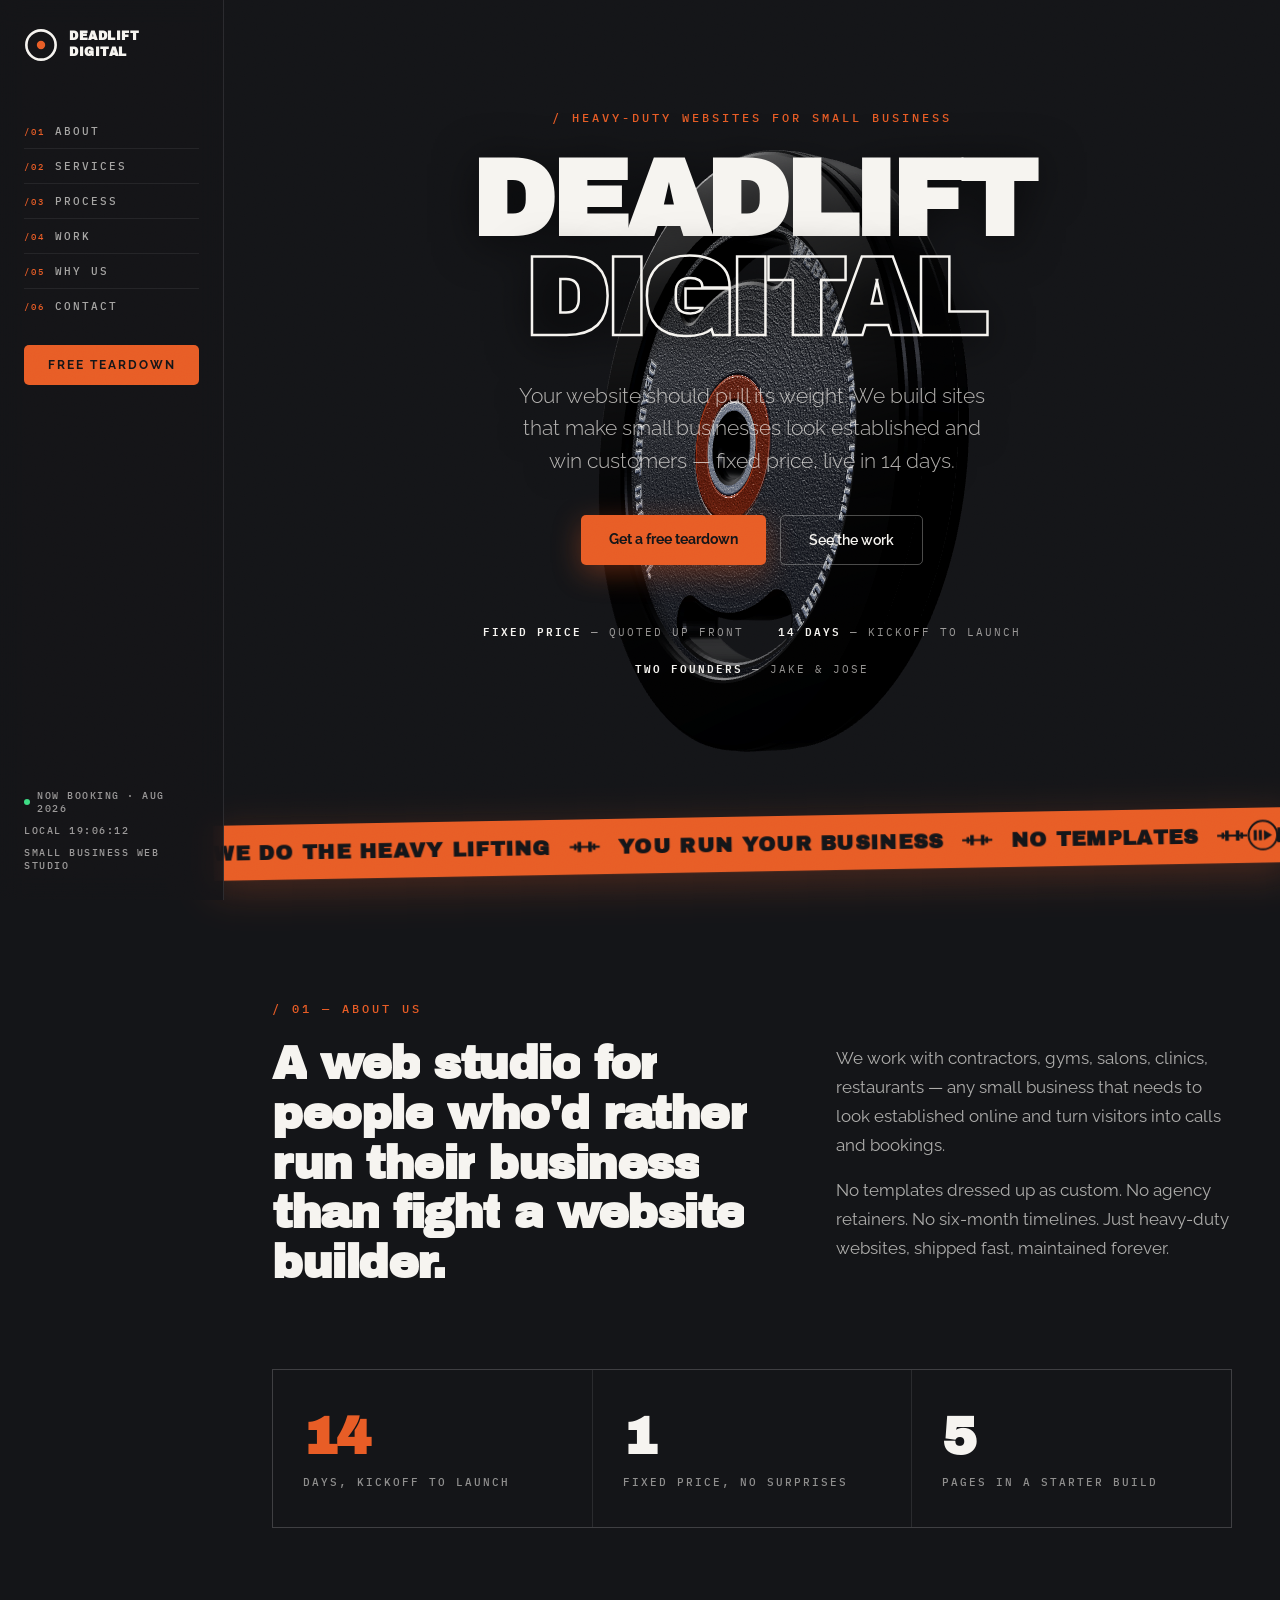
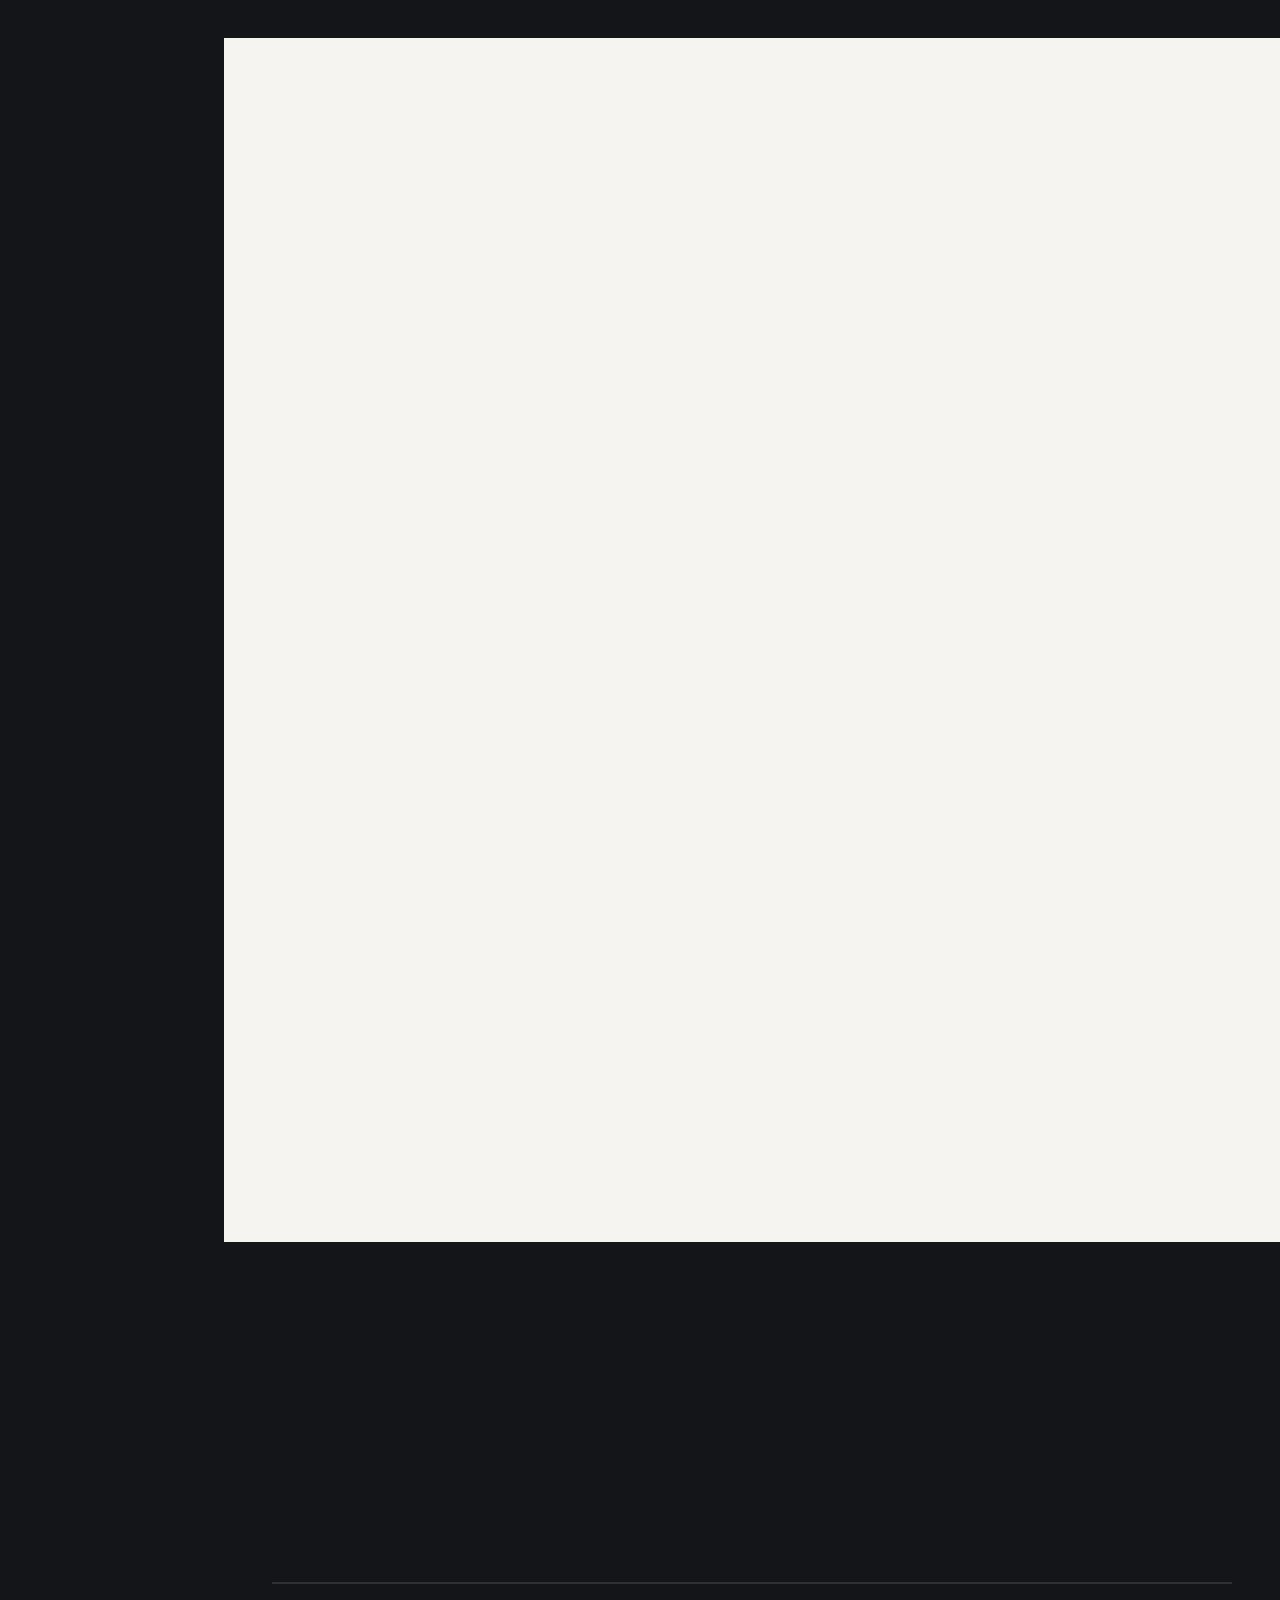
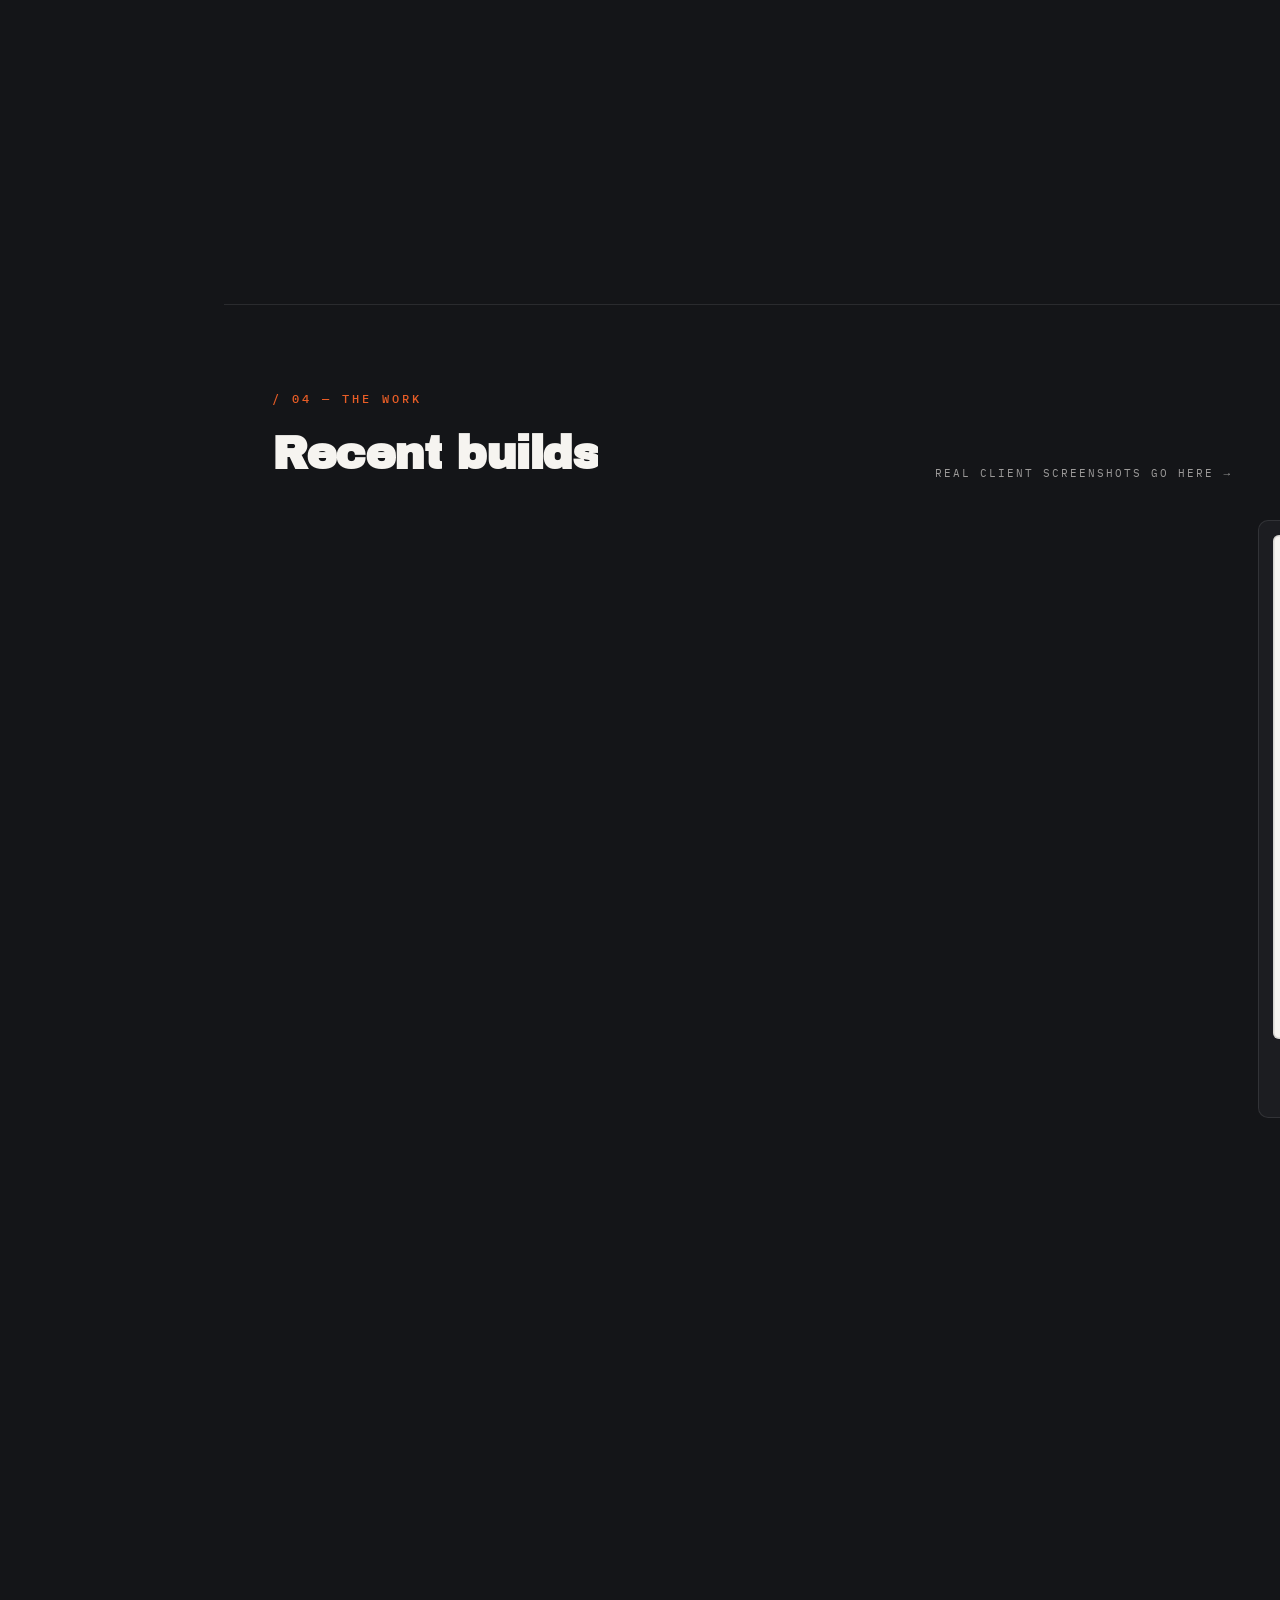
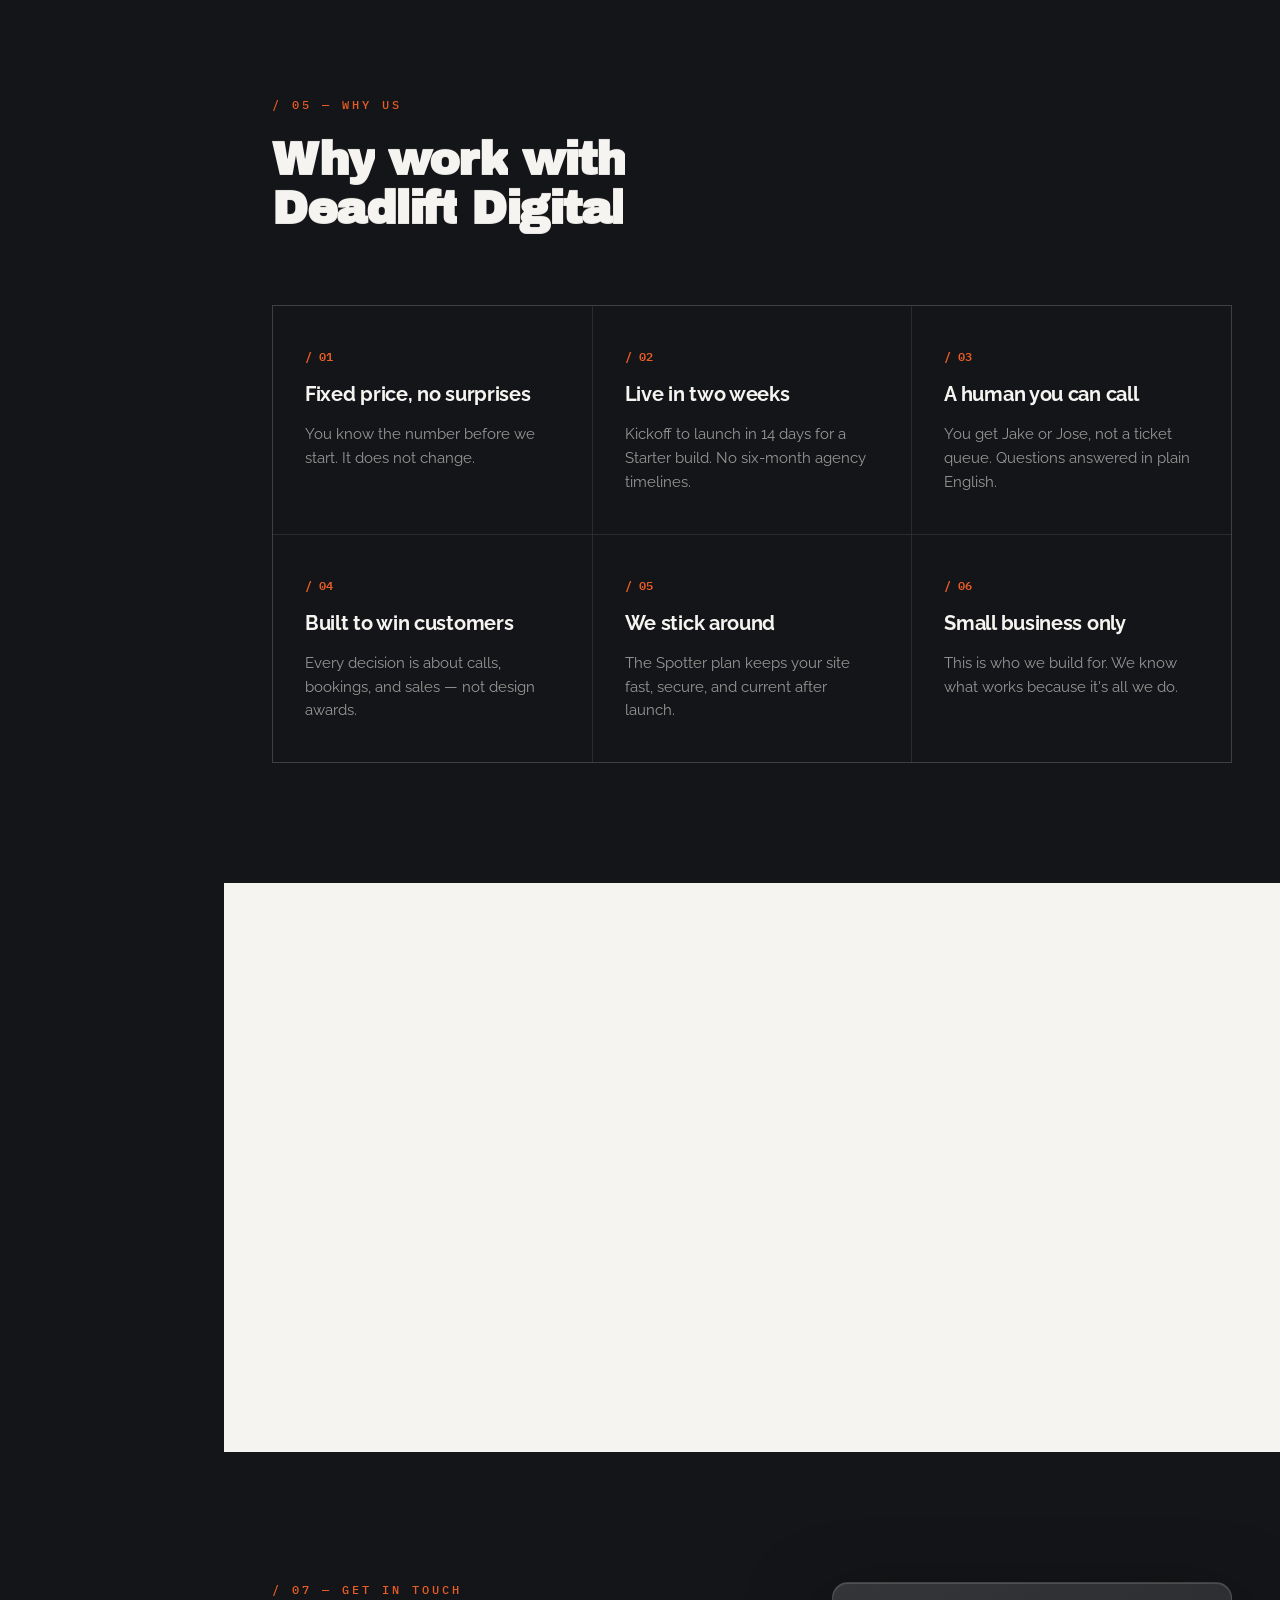
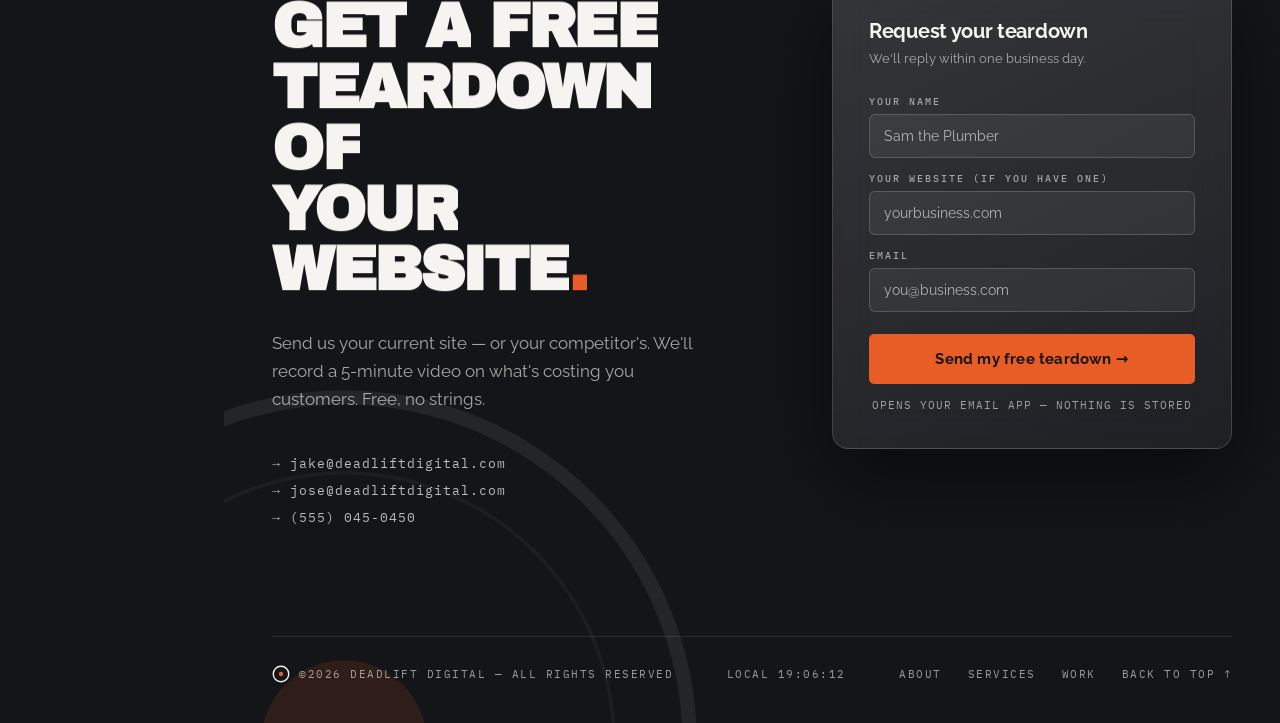
<file: index.html>
<!DOCTYPE html>
<html lang="en">
<head>
<meta charset="utf-8">
<meta name="viewport" content="width=device-width, initial-scale=1">
<title>Deadlift Digital — Websites that pull weight</title>
<meta name="description" content="Heavy-duty websites for small business. Fixed price, live in 14 days. Two founders, Jake &amp; Jose. Get a free website teardown.">
<meta name="theme-color" content="#141518">
<link rel="canonical" href="https://big-sweat.github.io/Deadlift-Digital/">
<meta name="robots" content="index, follow, max-image-preview:large, max-snippet:-1">
<meta name="author" content="Deadlift Digital">
<link rel="icon" href="favicon.svg" type="image/svg+xml">
<!-- Open Graph -->
<meta property="og:title" content="Deadlift Digital — Websites that pull weight">
<meta property="og:description" content="Heavy-duty websites for small business. Fixed price, live in 14 days.">
<meta property="og:type" content="website">
<meta property="og:url" content="https://big-sweat.github.io/Deadlift-Digital/">
<meta property="og:site_name" content="Deadlift Digital">
<meta property="og:locale" content="en_US">
<meta property="og:image" content="https://big-sweat.github.io/Deadlift-Digital/og-image.jpg">
<meta property="og:image:type" content="image/jpeg">
<meta property="og:image:width" content="1200">
<meta property="og:image:height" content="630">
<meta property="og:image:alt" content="Deadlift Digital — websites that pull weight">
<!-- Twitter -->
<meta name="twitter:card" content="summary_large_image">
<meta name="twitter:title" content="Deadlift Digital — Websites that pull weight">
<meta name="twitter:description" content="Heavy-duty websites for small business. Fixed price, live in 14 days.">
<meta name="twitter:image" content="https://big-sweat.github.io/Deadlift-Digital/og-image.jpg">
<link rel="preload" href="fonts/archivo-black-latin.woff2" as="font" type="font/woff2" crossorigin>
<link rel="preload" href="fonts/raleway-latin.woff2" as="font" type="font/woff2" crossorigin>
<link rel="preload" href="fonts/black-ops-one-latin.woff2" as="font" type="font/woff2" crossorigin>
<link rel="stylesheet" href="styles.css">
<script>document.documentElement.classList.add('js');</script>
<script type="application/ld+json">
{
  "@context": "https://schema.org",
  "@graph": [
    {
      "@type": ["ProfessionalService", "Organization"],
      "@id": "https://big-sweat.github.io/Deadlift-Digital/#studio",
      "name": "Deadlift Digital",
      "url": "https://big-sweat.github.io/Deadlift-Digital/",
      "image": "https://big-sweat.github.io/Deadlift-Digital/og-image.jpg",
      "logo": "https://big-sweat.github.io/Deadlift-Digital/favicon.svg",
      "slogan": "Websites that pull weight",
      "description": "Heavy-duty, fixed-price websites for small business, live in 14 days. A two-person web studio run by Jake and Jose.",
      "email": "jake@deadliftdigital.com",
      "telephone": "+1-555-045-0450",
      "priceRange": "$$",
      "areaServed": { "@type": "Country", "name": "United States" },
      "knowsAbout": ["Web design", "Web development", "Small business websites", "Local SEO", "Website maintenance"],
      "founder": [
        { "@type": "Person", "name": "Jake Kanning", "jobTitle": "Co-founder" },
        { "@type": "Person", "name": "Jose Moreno", "jobTitle": "Co-founder" }
      ],
      "hasOfferCatalog": {
        "@type": "OfferCatalog",
        "name": "Services",
        "itemListElement": [
          { "@type": "Offer", "itemOffered": { "@type": "Service", "name": "Free website teardown", "description": "A 5-minute video review of your current site: what's costing you customers and what we'd fix first." } },
          { "@type": "Offer", "itemOffered": { "@type": "Service", "name": "Starter build", "description": "A 5-page site that makes you look established, mobile-first, launched in two weeks at a fixed price." } },
          { "@type": "Offer", "itemOffered": { "@type": "Service", "name": "Heavy build", "description": "Custom design, copywriting, online booking or e-commerce, and local SEO baked in." } },
          { "@type": "Offer", "itemOffered": { "@type": "Service", "name": "Get found on Google", "description": "Google Business Profile, local SEO, and review setup so nearby customers find you." } },
          { "@type": "Offer", "itemOffered": { "@type": "Service", "name": "Spotter plan", "description": "Hosting, security, updates, and edits handled monthly with a plain-English performance report." } }
        ]
      }
    },
    {
      "@type": "WebSite",
      "@id": "https://big-sweat.github.io/Deadlift-Digital/#website",
      "url": "https://big-sweat.github.io/Deadlift-Digital/",
      "name": "Deadlift Digital",
      "description": "Heavy-duty websites for small business. Fixed price, live in 14 days.",
      "publisher": { "@id": "https://big-sweat.github.io/Deadlift-Digital/#studio" },
      "inLanguage": "en-US"
    }
  ]
}
</script>
</head>
<body id="top">

<a class="skip-link" href="#main">Skip to main content</a>

<!-- Scroll progress (CSS scroll-driven; no JS) -->
<div class="scroll-progress" aria-hidden="true"></div>

<!-- SVG sprite: reused marks -->
<svg width="0" height="0" style="position:absolute" aria-hidden="true" focusable="false">
  <symbol id="i-logo" viewBox="0 0 130 130">
    <circle cx="65" cy="65" r="56" fill="none" stroke="#f6f4f0" stroke-width="10"></circle>
    <circle cx="65" cy="65" r="16" fill="#e85d26"></circle>
  </symbol>
  <symbol id="i-dumbbell" viewBox="0 0 60 24">
    <rect x="0" y="10" width="60" height="4"></rect>
    <rect x="16" y="2" width="7" height="20"></rect>
    <rect x="9" y="6" width="5" height="12"></rect>
    <rect x="37" y="2" width="7" height="20"></rect>
    <rect x="46" y="6" width="5" height="12"></rect>
  </symbol>
  <!-- smoke displacement filters for the chalk cloud: coarse billow warp +
       a finer second seed so the two layers never share edge character -->
  <filter id="dd-smokefx" x="-12%" y="-12%" width="124%" height="124%">
    <feTurbulence type="fractalNoise" baseFrequency="0.011 0.017" numOctaves="3" seed="7" result="n"></feTurbulence>
    <feDisplacementMap in="SourceGraphic" in2="n" scale="40" xChannelSelector="R" yChannelSelector="G"></feDisplacementMap>
  </filter>
  <filter id="dd-smokefx-fine" x="-12%" y="-12%" width="124%" height="124%">
    <feTurbulence type="fractalNoise" baseFrequency="0.024 0.036" numOctaves="3" seed="13" result="n"></feTurbulence>
    <feDisplacementMap in="SourceGraphic" in2="n" scale="24" xChannelSelector="R" yChannelSelector="G"></feDisplacementMap>
  </filter>
</svg>

<!-- ================= LEFT NAV RAIL (desktop) ================= -->
<aside class="rail" data-shake>
  <a href="#top" class="rail-brand" aria-label="Deadlift Digital, home">
    <svg class="rail-brand-mark" width="34" height="34" aria-hidden="true"><use href="#i-logo"></use></svg>
    <span class="rail-brand-name">DEADLIFT<br>DIGITAL</span>
  </a>
  <nav class="rail-nav" aria-label="Primary">
    <a href="#about"><span class="rail-num">/01</span>ABOUT</a>
    <a href="#services"><span class="rail-num">/02</span>SERVICES</a>
    <a href="#process"><span class="rail-num">/03</span>PROCESS</a>
    <a href="#work"><span class="rail-num">/04</span>WORK</a>
    <a href="#why"><span class="rail-num">/05</span>WHY US</a>
    <a href="#contact"><span class="rail-num">/06</span>CONTACT</a>
    <a href="#contact" class="rail-cta">FREE TEARDOWN</a>
  </nav>
  <div class="rail-ticker">
    <span class="rail-status"><span class="dot" aria-hidden="true"></span>NOW BOOKING · AUG 2026</span>
    <span data-dd-clock>LOCAL 00:00:00</span>
    <span>SMALL BUSINESS WEB STUDIO</span>
  </div>
</aside>

<!-- ================= MOBILE TOP BAR ================= -->
<header class="topbar">
  <a href="#top" class="topbar-brand" aria-label="Deadlift Digital, home">
    <svg width="24" height="24" aria-hidden="true"><use href="#i-logo"></use></svg>
    <span>DEADLIFT DIGITAL</span>
  </a>
  <button id="nav-toggle" class="topbar-burger" aria-label="Open menu" aria-expanded="false" aria-controls="mobile-nav">
    <span></span><span></span><span></span>
  </button>
</header>

<!-- Mobile nav drawer -->
<div id="mobile-nav" class="mnav" role="dialog" aria-modal="true" aria-label="Menu">
  <nav class="mnav-inner" aria-label="Mobile">
    <a href="#about"><span class="rail-num">/01</span>ABOUT</a>
    <a href="#services"><span class="rail-num">/02</span>SERVICES</a>
    <a href="#process"><span class="rail-num">/03</span>PROCESS</a>
    <a href="#work"><span class="rail-num">/04</span>WORK</a>
    <a href="#why"><span class="rail-num">/05</span>WHY US</a>
    <a href="#contact"><span class="rail-num">/06</span>CONTACT</a>
    <a href="#contact" class="rail-cta">FREE TEARDOWN</a>
  </nav>
</div>

<!-- ================= MAIN ================= -->
<main class="page" id="main" tabindex="-1">

  <!-- HERO -->
  <section class="hero" aria-labelledby="hero-title">
    <!-- Desktop: 3D plate fixed behind content, with chalk drop + smoke -->
    <div class="plate-stage" aria-hidden="true">
      <div id="chalk-pile" class="chalk-pile">
        <div class="chalk-mound chalk-mound-3"></div>
        <div class="chalk-mound chalk-mound-2"></div>
        <div class="chalk-mound chalk-mound-1"></div>
        <span class="chalk-speck" style="left:33%;bottom:12px;width:5px;height:4px;opacity:.65"></span>
        <span class="chalk-speck" style="left:63%;bottom:8px;width:4px;height:3px;opacity:.5"></span>
        <span class="chalk-speck" style="left:49%;bottom:26px;width:6px;height:4px;opacity:.75"></span>
      </div>
      <div id="plate-drop" class="plate-drop">
        <!-- Realistic GL plate (js/plate-gl.js) renders its canvas here;
             the drop transform stays on the wrapper above, spin/scroll
             rotation is fed to the scene from main.js -->
        <div id="plate-gl" class="plate-gl"></div>
      </div>
      <div class="smoke-field">
        <div class="smoke-layer smoke-layer-coarse"><div id="chalk-burst" class="smoke-anchor"></div></div>
        <div class="smoke-layer smoke-layer-fine"><div id="chalk-burst-fine" class="smoke-anchor"></div></div>
        <!-- unfiltered top layer: crisp ring + grit fly in front of the GL volume -->
        <div class="smoke-layer"><div id="chalk-burst-top" class="smoke-anchor"></div></div>
      </div>
    </div>

    <div class="hero-inner" data-shake>
      <p class="eyebrow eyebrow-accent hero-eyebrow">/ HEAVY-DUTY WEBSITES FOR SMALL BUSINESS</p>

      <!-- Mobile-only inline plate: the GL plate renders face-on here and
           the CSS dd-spin animation keeps the original slow record spin -->
      <div id="plate-inline" class="plate-inline" aria-hidden="true"></div>

      <h1 id="hero-title" class="hero-title">
        <span class="hero-title-fill">DEADLIFT</span>
        <span class="hero-title-stroke">DIGITAL</span>
      </h1>
      <p class="hero-lede">Your website should pull its weight. We build sites that make small businesses look established and win customers — fixed price, live in 14 days.</p>
      <div class="hero-actions">
        <a href="#contact" class="btn btn-primary">Get a free teardown</a>
        <a href="#work" class="btn btn-ghost">See the work</a>
      </div>
      <ul class="hero-trust">
        <li><b>FIXED PRICE</b> — QUOTED UP FRONT</li>
        <li><b>14 DAYS</b> — KICKOFF TO LAUNCH</li>
        <li><b>TWO FOUNDERS</b> — JAKE &amp; JOSE</li>
      </ul>
    </div>
  </section>

  <!-- MARQUEE -->
  <div class="marquee">
    <button class="marquee-pause" type="button" aria-pressed="false" aria-label="Pause scrolling banner">
      <svg class="mp-pause" viewBox="0 0 10 12" width="10" height="12" aria-hidden="true" fill="currentColor"><rect x="1" y="1" width="3" height="10"></rect><rect x="6" y="1" width="3" height="10"></rect></svg>
      <svg class="mp-play" viewBox="0 0 10 12" width="10" height="12" aria-hidden="true" fill="currentColor" hidden><path d="M1 1l8 5-8 5z"></path></svg>
    </button>
    <div class="marquee-track" aria-hidden="true">
      <span class="marquee-run">WE DO THE HEAVY LIFTING<svg class="dbell" width="30" height="12" aria-hidden="true"><use href="#i-dumbbell"></use></svg>YOU RUN YOUR BUSINESS<svg class="dbell" width="30" height="12" aria-hidden="true"><use href="#i-dumbbell"></use></svg>NO TEMPLATES<svg class="dbell" width="30" height="12" aria-hidden="true"><use href="#i-dumbbell"></use></svg>NO SURPRISES<svg class="dbell" width="30" height="12" aria-hidden="true"><use href="#i-dumbbell"></use></svg></span>
      <span class="marquee-run">WE DO THE HEAVY LIFTING<svg class="dbell" width="30" height="12" aria-hidden="true"><use href="#i-dumbbell"></use></svg>YOU RUN YOUR BUSINESS<svg class="dbell" width="30" height="12" aria-hidden="true"><use href="#i-dumbbell"></use></svg>NO TEMPLATES<svg class="dbell" width="30" height="12" aria-hidden="true"><use href="#i-dumbbell"></use></svg>NO SURPRISES<svg class="dbell" width="30" height="12" aria-hidden="true"><use href="#i-dumbbell"></use></svg></span>
    </div>
  </div>

  <!-- ABOUT -->
  <section id="about" class="section about">
    <p class="eyebrow eyebrow-accent" data-reveal="0">/ 01 — ABOUT US</p>
    <div class="about-head">
      <h2 class="h-lg" data-reveal="1" data-split>A web studio for people who'd rather run their business than fight a website builder.</h2>
      <div data-reveal="2">
        <p class="about-copy">We work with contractors, gyms, salons, clinics, restaurants — any small business that needs to look established online and turn visitors into calls and bookings.</p>
        <p class="about-copy">No templates dressed up as custom. No agency retainers. No six-month timelines. Just heavy-duty websites, shipped fast, maintained forever.</p>
      </div>
    </div>
    <div class="stats">
      <div class="stat" data-reveal="0"><div class="stat-num accent">14</div><div class="stat-label">DAYS, KICKOFF TO LAUNCH</div></div>
      <div class="stat" data-reveal="1"><div class="stat-num">1</div><div class="stat-label">FIXED PRICE, NO SURPRISES</div></div>
      <div class="stat" data-reveal="2"><div class="stat-num">5</div><div class="stat-label">PAGES IN A STARTER BUILD</div></div>
    </div>
  </section>

  <!-- SERVICES -->
  <section id="services" class="section services">
    <div class="wrap">
      <p class="eyebrow eyebrow-accent" data-reveal="0">/ 02 — SERVICES</p>
      <div class="services-head">
        <h2 class="h-lg" data-reveal="1" data-split>Everything your business needs online</h2>
        <p class="services-intro" data-reveal="2">From a free teardown of what you have today to a site that's launched, found on Google, and maintained — one studio, start to finish.</p>
      </div>
      <div class="svc-list">
        <div class="svc-row" data-reveal="0"><div class="svc-num">/ 01</div><div class="svc-name">Free website teardown</div><div class="svc-desc">A 5-minute video review of your current site: what's costing you customers and what we'd fix first. Free, no strings attached.</div><div class="svc-arrow" aria-hidden="true">→</div></div>
        <div class="svc-row" data-reveal="1"><div class="svc-num">/ 02</div><div class="svc-name">Starter build</div><div class="svc-desc">A 5-page site that makes you look established — mobile-first, fast, launched in two weeks at a fixed price.</div><div class="svc-arrow" aria-hidden="true">→</div></div>
        <div class="svc-row" data-reveal="2"><div class="svc-num">/ 03</div><div class="svc-name">Heavy build</div><div class="svc-desc">Custom design, copywriting, online booking or e-commerce, and local SEO baked in. For businesses ready to grow.</div><div class="svc-arrow" aria-hidden="true">→</div></div>
        <div class="svc-row" data-reveal="3"><div class="svc-num">/ 04</div><div class="svc-name">Get found on Google</div><div class="svc-desc">Google Business Profile, local SEO, and review setup — so people searching in your area find you, not your competitor.</div><div class="svc-arrow" aria-hidden="true">→</div></div>
        <div class="svc-row" data-reveal="4"><div class="svc-num">/ 05</div><div class="svc-name">Spotter plan</div><div class="svc-desc">Hosting, security, updates, and edits handled monthly — plus a plain-English report on how your site performed.</div><div class="svc-arrow" aria-hidden="true">→</div></div>
      </div>
    </div>
  </section>

  <!-- PROCESS -->
  <section id="process" class="section process">
    <p class="eyebrow eyebrow-accent" data-reveal="0">/ 03 — HOW IT WORKS</p>
    <h2 class="h-lg process-title" data-reveal="1" data-split>Four steps.<br>No wasted motion.</h2>
    <div class="steps">
      <div class="steps-rail" aria-hidden="true"></div>
      <div class="step" data-reveal="0"><div class="step-node" aria-hidden="true"><div class="step-dot"></div></div><div class="step-num">STEP 01</div><div class="step-name">Teardown</div><div class="step-desc">We review what you have today and show you exactly what to fix — before you spend a dollar.</div></div>
      <div class="step" data-reveal="1"><div class="step-node" aria-hidden="true"><div class="step-dot"></div></div><div class="step-num">STEP 02</div><div class="step-name">Build</div><div class="step-desc">Design, copy, and photos come together in two weeks. You review once at the midpoint, once at the end.</div></div>
      <div class="step" data-reveal="2"><div class="step-node" aria-hidden="true"><div class="step-dot"></div></div><div class="step-num">STEP 03</div><div class="step-name">Launch</div><div class="step-desc">Your site goes live — fast, mobile-first, and set up on Google so local customers can find you.</div></div>
      <div class="step" data-reveal="3"><div class="step-node" aria-hidden="true"><div class="step-dot"></div></div><div class="step-num">STEP 04</div><div class="step-name">Spotter</div><div class="step-desc">We stay behind the bar: hosting, updates, edits, and a monthly report in plain English.</div></div>
    </div>
  </section>

  <!-- WORK (pins on desktop; cards pan horizontally with scroll, then release) -->
  <section id="work" class="section work">
    <div class="work-pin">
    <div class="wrap">
      <p class="eyebrow eyebrow-accent" data-reveal="0">/ 04 — THE WORK</p>
      <div class="work-head">
        <h2 class="h-lg" data-reveal="1" data-split>Recent builds</h2>
        <p class="work-hint" data-reveal="2">REAL CLIENT SCREENSHOTS GO HERE <span aria-hidden="true">→</span></p>
      </div>
      <div class="work-track">
        <!-- TODO: replace .work-thumb placeholders with real <img> screenshots of client builds -->
        <article class="work-card" data-reveal="0">
          <div class="work-thumb">ADD SCREENSHOT</div>
          <div class="work-meta"><div class="work-name">Project name</div><div class="work-tag">INDUSTRY · WHAT WE BUILT</div></div>
        </article>
        <article class="work-card" data-reveal="1">
          <div class="work-thumb">ADD SCREENSHOT</div>
          <div class="work-meta"><div class="work-name">Project name</div><div class="work-tag">INDUSTRY · WHAT WE BUILT</div></div>
        </article>
        <article class="work-card" data-reveal="2">
          <div class="work-thumb">ADD SCREENSHOT</div>
          <div class="work-meta"><div class="work-name">Project name</div><div class="work-tag">INDUSTRY · WHAT WE BUILT</div></div>
        </article>
      </div>
    </div>
    </div>
  </section>

  <!-- WHY US -->
  <section id="why" class="section why">
    <div class="wrap">
      <p class="eyebrow eyebrow-accent" data-reveal="0">/ 05 — WHY US</p>
      <h2 class="h-lg why-title" data-reveal="1" data-split>Why work with<br>Deadlift Digital</h2>
      <div class="why-grid">
        <div class="why-card" data-reveal="0"><div class="why-num">/ 01</div><div class="why-card-title">Fixed price, no surprises</div><div class="why-desc">You know the number before we start. It does not change.</div></div>
        <div class="why-card" data-reveal="1"><div class="why-num">/ 02</div><div class="why-card-title">Live in two weeks</div><div class="why-desc">Kickoff to launch in 14 days for a Starter build. No six-month agency timelines.</div></div>
        <div class="why-card" data-reveal="2"><div class="why-num">/ 03</div><div class="why-card-title">A human you can call</div><div class="why-desc">You get Jake or Jose, not a ticket queue. Questions answered in plain English.</div></div>
        <div class="why-card" data-reveal="3"><div class="why-num">/ 04</div><div class="why-card-title">Built to win customers</div><div class="why-desc">Every decision is about calls, bookings, and sales — not design awards.</div></div>
        <div class="why-card" data-reveal="4"><div class="why-num">/ 05</div><div class="why-card-title">We stick around</div><div class="why-desc">The Spotter plan keeps your site fast, secure, and current after launch.</div></div>
        <div class="why-card" data-reveal="5"><div class="why-num">/ 06</div><div class="why-card-title">Small business only</div><div class="why-desc">This is who we build for. We know what works because it's all we do.</div></div>
      </div>
    </div>
  </section>

  <!-- MISSION -->
  <section class="section mission">
    <div class="mission-inner">
      <div>
        <p class="eyebrow eyebrow-accent" data-reveal="0">/ 06 — BUILT TO PULL WEIGHT</p>
        <blockquote class="mission-quote" data-reveal="1" data-split>"A website isn't a brochure. It's an employee that never sleeps. Ours show up, do the work, and win you customers."</blockquote>
        <div class="founders" data-reveal="2">
          <div class="founder">
            <div class="founder-photo" aria-hidden="true">JK</div>
            <div><div class="founder-name">Jake Kanning</div><div class="founder-role">CO-FOUNDER, DEADLIFT DIGITAL</div></div>
          </div>
          <div class="founder">
            <div class="founder-photo" aria-hidden="true">JM</div>
            <div><div class="founder-name">Jose Moreno</div><div class="founder-role">CO-FOUNDER, DEADLIFT DIGITAL</div></div>
          </div>
        </div>
      </div>
      <svg class="mission-mark" width="200" height="200" viewBox="0 0 130 130" aria-hidden="true" data-reveal="3">
        <circle cx="65" cy="65" r="60" fill="none" stroke="#17181a" stroke-width="7"></circle>
        <circle cx="65" cy="65" r="47" fill="none" stroke="rgba(23,24,26,.35)" stroke-width="4" stroke-dasharray="1.5 4"></circle>
        <circle cx="65" cy="65" r="40" fill="none" stroke="#17181a" stroke-width="1.5"></circle>
        <circle cx="65" cy="65" r="14" fill="#e85d26"></circle>
      </svg>
    </div>
  </section>

  <!-- CONTACT -->
  <footer id="contact" class="section contact">
    <div class="contact-bg" aria-hidden="true">
      <svg width="720" height="720" viewBox="0 0 400 400">
        <circle cx="200" cy="200" r="192" fill="none" stroke="rgba(246,244,240,.15)" stroke-width="8"></circle>
        <circle cx="200" cy="200" r="150" fill="none" stroke="rgba(246,244,240,.08)" stroke-width="2"></circle>
        <circle cx="200" cy="200" r="46" fill="rgba(232,93,38,.25)"></circle>
      </svg>
    </div>
    <div class="contact-inner">
      <div class="contact-grid">
        <div>
          <p class="eyebrow eyebrow-accent" data-reveal="0">/ 07 — GET IN TOUCH</p>
          <h2 class="contact-title" data-reveal="1" data-split>GET A FREE<br>TEARDOWN OF<br>YOUR WEBSITE<span class="accent">.</span></h2>
          <p class="contact-lede" data-reveal="2">Send us your current site — or your competitor's. We'll record a 5-minute video on what's costing you customers. Free, no strings.</p>
          <div class="contact-links" data-reveal="3">
            <a href="mailto:jake@deadliftdigital.com"><span aria-hidden="true">→ </span>jake@deadliftdigital.com</a>
            <a href="mailto:jose@deadliftdigital.com"><span aria-hidden="true">→ </span>jose@deadliftdigital.com</a>
            <a href="tel:5550450450"><span aria-hidden="true">→ </span>(555) 045-0450</a>
          </div>
        </div>
        <form id="teardown-form" class="contact-form" data-reveal="1" novalidate>
          <h3 class="form-title">Request your teardown</h3>
          <div class="form-sub">We'll reply within one business day.</div>
          <div class="form-fields">
            <div class="field">
              <label for="form-name">YOUR NAME</label>
              <input id="form-name" name="name" type="text" autocomplete="name" placeholder="Sam the Plumber" required>
            </div>
            <div class="field">
              <label for="form-site">YOUR WEBSITE (IF YOU HAVE ONE)</label>
              <input id="form-site" name="website" type="text" autocomplete="url" placeholder="yourbusiness.com">
            </div>
            <div class="field">
              <label for="form-email">EMAIL</label>
              <input id="form-email" name="email" type="email" autocomplete="email" placeholder="you@business.com" required>
            </div>
            <button id="form-button" class="btn btn-primary form-submit" type="submit">Send my free teardown <span aria-hidden="true">→</span></button>
            <p id="form-status" class="form-status" role="status" aria-live="polite" hidden></p>
            <p class="form-note" data-default-note>OPENS YOUR EMAIL APP — NOTHING IS STORED</p>
          </div>
        </form>
      </div>
      <div class="foot">
        <div class="foot-brand">
          <svg width="18" height="18" aria-hidden="true"><use href="#i-logo"></use></svg>
          <span>©2026 DEADLIFT DIGITAL — ALL RIGHTS RESERVED</span>
        </div>
        <span class="foot-clock" data-dd-clock>LOCAL 00:00:00</span>
        <nav class="foot-nav" aria-label="Footer">
          <a href="#about">ABOUT</a>
          <a href="#services">SERVICES</a>
          <a href="#work">WORK</a>
          <a href="#top">BACK TO TOP <span aria-hidden="true">↑</span></a>
        </nav>
      </div>
    </div>
  </footer>

</main>

<script type="importmap">{"imports":{"three":"./vendor/three.module.min.js"}}</script>
<script src="vendor/lenis.min.js" defer></script>
<script src="main.js" defer></script>
</body>
</html>
</file>
<file: styles.css>
/* ============================================================
   Deadlift Digital — Websites that pull weight
   Rebuilt from the design-tool reference into a clean static site.
   Palette: Plate Orange #e85d26 · Iron Black #141518 · Chalk #f6f4f0
   Type: Archivo Black (display) · Raleway (body) · IBM Plex Mono (labels)
   ============================================================ */

/* ---------- Fonts (self-hosted, latin + latin-ext) ---------- */
@font-face{font-family:'Archivo Black';font-style:normal;font-weight:400;font-display:swap;src:url("fonts/archivo-black-latin.woff2") format('woff2');unicode-range:U+0000-00FF,U+0131,U+0152-0153,U+02BB-02BC,U+02C6,U+02DA,U+02DC,U+0304,U+0308,U+0329,U+2000-206F,U+20AC,U+2122,U+2191,U+2193,U+2212,U+2215,U+FEFF,U+FFFD;}
@font-face{font-family:'Archivo Black';font-style:normal;font-weight:400;font-display:swap;src:url("fonts/archivo-black-latin-ext.woff2") format('woff2');unicode-range:U+0100-02BA,U+02BD-02C5,U+02C7-02CC,U+02CE-02D7,U+02DD-02FF,U+0304,U+0308,U+0329,U+1D00-1DBF,U+1E00-1E9F,U+1EF2-1EFF,U+2020,U+20A0-20AB,U+20AD-20C0,U+2113,U+2C60-2C7F,U+A720-A7FF;}

@font-face{font-family:'Raleway';font-style:normal;font-weight:300 700;font-display:swap;src:url("fonts/raleway-latin.woff2") format('woff2');unicode-range:U+0000-00FF,U+0131,U+0152-0153,U+02BB-02BC,U+02C6,U+02DA,U+02DC,U+0304,U+0308,U+0329,U+2000-206F,U+20AC,U+2122,U+2191,U+2193,U+2212,U+2215,U+FEFF,U+FFFD;}
@font-face{font-family:'Raleway';font-style:normal;font-weight:300 700;font-display:swap;src:url("fonts/raleway-latin-ext.woff2") format('woff2');unicode-range:U+0100-02BA,U+02BD-02C5,U+02C7-02CC,U+02CE-02D7,U+02DD-02FF,U+0304,U+0308,U+0329,U+1D00-1DBF,U+1E00-1E9F,U+1EF2-1EFF,U+2020,U+20A0-20AB,U+20AD-20C0,U+2113,U+2C60-2C7F,U+A720-A7FF;}

@font-face{font-family:'IBM Plex Mono';font-style:normal;font-weight:400;font-display:swap;src:url("fonts/ibm-plex-mono-400-latin.woff2") format('woff2');unicode-range:U+0000-00FF,U+0131,U+0152-0153,U+02BB-02BC,U+02C6,U+02DA,U+02DC,U+0304,U+0308,U+0329,U+2000-206F,U+20AC,U+2122,U+2191,U+2193,U+2212,U+2215,U+FEFF,U+FFFD;}
@font-face{font-family:'IBM Plex Mono';font-style:normal;font-weight:400;font-display:swap;src:url("fonts/ibm-plex-mono-400-latin-ext.woff2") format('woff2');unicode-range:U+0100-02BA,U+02BD-02C5,U+02C7-02CC,U+02CE-02D7,U+02DD-02FF,U+0304,U+0308,U+0329,U+1D00-1DBF,U+1E00-1E9F,U+1EF2-1EFF,U+2020,U+20A0-20AB,U+20AD-20C0,U+2113,U+2C60-2C7F,U+A720-A7FF;}
@font-face{font-family:'IBM Plex Mono';font-style:normal;font-weight:500;font-display:swap;src:url("fonts/ibm-plex-mono-500-latin.woff2") format('woff2');unicode-range:U+0000-00FF,U+0131,U+0152-0153,U+02BB-02BC,U+02C6,U+02DA,U+02DC,U+0304,U+0308,U+0329,U+2000-206F,U+20AC,U+2122,U+2191,U+2193,U+2212,U+2215,U+FEFF,U+FFFD;}
@font-face{font-family:'IBM Plex Mono';font-style:normal;font-weight:500;font-display:swap;src:url("fonts/ibm-plex-mono-500-latin-ext.woff2") format('woff2');unicode-range:U+0100-02BA,U+02BD-02C5,U+02C7-02CC,U+02CE-02D7,U+02DD-02FF,U+0304,U+0308,U+0329,U+1D00-1DBF,U+1E00-1E9F,U+1EF2-1EFF,U+2020,U+20A0-20AB,U+20AD-20C0,U+2113,U+2C60-2C7F,U+A720-A7FF;}
@font-face{font-family:'IBM Plex Mono';font-style:normal;font-weight:600;font-display:swap;src:url("fonts/ibm-plex-mono-600-latin.woff2") format('woff2');unicode-range:U+0000-00FF,U+0131,U+0152-0153,U+02BB-02BC,U+02C6,U+02DA,U+02DC,U+0304,U+0308,U+0329,U+2000-206F,U+20AC,U+2122,U+2191,U+2193,U+2212,U+2215,U+FEFF,U+FFFD;}
@font-face{font-family:'IBM Plex Mono';font-style:normal;font-weight:600;font-display:swap;src:url("fonts/ibm-plex-mono-600-latin-ext.woff2") format('woff2');unicode-range:U+0100-02BA,U+02BD-02C5,U+02C7-02CC,U+02CE-02D7,U+02DD-02FF,U+0304,U+0308,U+0329,U+1D00-1DBF,U+1E00-1E9F,U+1EF2-1EFF,U+2020,U+20A0-20AB,U+20AD-20C0,U+2113,U+2C60-2C7F,U+A720-A7FF;}

/* stencil face baked into the GL hero plate's textures (js/plate-gl.js) */
@font-face{font-family:'Black Ops One';font-style:normal;font-weight:400;font-display:swap;src:url("fonts/black-ops-one-latin.woff2") format('woff2');unicode-range:U+0000-00FF,U+0131,U+0152-0153,U+02BB-02BC,U+02C6,U+02DA,U+02DC,U+0304,U+0308,U+0329,U+2000-206F,U+20AC,U+2122,U+2191,U+2193,U+2212,U+2215,U+FEFF,U+FFFD;}

/* ---------- Tokens ---------- */
:root{
  --orange:#e85d26; --orange-hi:#ff6d33; --orange-lo:#d14e1c;
  --orange-ink:#c24812; /* darker orange: ≥4.5:1 on chalk, for accents in light sections */
  --iron:#141518; --panel:#17181a; --panel-2:#1c1d21;
  --chalk:#f6f4f0; --ink:#17181a;
  --display:'Archivo Black',system-ui,sans-serif;
  --body:'Raleway',system-ui,sans-serif;
  --mono:'IBM Plex Mono',ui-monospace,monospace;
  --ease:cubic-bezier(.2,.7,.2,1);
  --rail-w:224px;
}

/* ---------- Reset / base ---------- */
*{margin:0;padding:0;box-sizing:border-box}
html{scroll-behavior:smooth}
body{
  /* Solid iron base, painted on the body — the deepest layer — so the dark
     sections read through it, the light ones cover it, and it never sits in
     front of the fixed hero plate. */
  background:var(--iron);
  color:var(--chalk);
  font-family:var(--body);-webkit-font-smoothing:antialiased;
  overflow-x:clip;min-height:100vh;
}
a{color:var(--chalk);text-decoration:none}
a:hover{color:var(--orange)}
::selection{background:var(--orange);color:var(--iron)}
img,svg{display:block}
:focus-visible{outline:2px solid var(--orange);outline-offset:3px;border-radius:2px}

/* Skip link: hidden until keyboard focus, then a chalk chip over everything */
.skip-link{
  position:fixed;left:16px;top:14px;z-index:120;
  background:var(--chalk);color:var(--ink);
  font:600 12px var(--mono);letter-spacing:1px;
  padding:11px 18px;border-radius:6px;
  transform:translateY(-300%);transition:transform .15s ease;
}
.skip-link:focus-visible,.skip-link:focus{transform:translateY(0);color:var(--ink)}

/* Anchor-navigation focus targets (sections get focused programmatically
   after smooth-scroll so keyboard/SR users land where they navigated).
   The container itself needs no visible ring — it isn't interactive. */
main:focus,section:focus,footer:focus{outline:none}

/* Lenis smooth scroll (recommended base styles).
   While Lenis drives the scroll it sets .lenis/.lenis-smooth on <html>;
   native scroll-behavior must yield or anchors get double-smoothed.
   The plain `scroll-behavior: smooth` above stays as the no-JS /
   reduced-motion fallback. */
html.lenis,html.lenis body{height:auto}
html.lenis{scroll-behavior:auto!important}
html.lenis [data-lenis-prevent]{overscroll-behavior:contain}
.lenis.lenis-stopped{overflow:hidden}

/* Grain overlay */
body::after{
  content:'';position:fixed;inset:0;pointer-events:none;z-index:99;opacity:.05;mix-blend-mode:overlay;
  background-image:url("data:image/svg+xml,%3Csvg xmlns='http://www.w3.org/2000/svg' width='140' height='140'%3E%3Cfilter id='n'%3E%3CfeTurbulence type='fractalNoise' baseFrequency='0.9' numOctaves='2'/%3E%3C/filter%3E%3Crect width='140' height='140' filter='url(%23n)'/%3E%3C/svg%3E");
}

/* ---------- Keyframes ---------- */
@keyframes dd-spin{from{transform:rotate(0deg)}to{transform:rotate(360deg)}}
@keyframes dd-marquee{from{transform:translateX(0)}to{transform:translateX(-50%)}}
@keyframes dd-rise{from{opacity:0;transform:translateY(30px)}to{opacity:1;transform:translateY(0)}}
@keyframes dd-blink{0%,100%{opacity:1}50%{opacity:.25}}
@keyframes dd-burst{from{transform:scale(.4);opacity:1}to{transform:scale(2.4);opacity:0}}
@keyframes dd-jolt{0%{transform:scale(1)}35%{transform:scale(.975) translateY(3px)}70%{transform:scale(1.005)}100%{transform:scale(1)}}
@keyframes dd-shake{0%,100%{transform:translate(0,0)}12%{transform:translate(-2px,8px)}24%{transform:translate(3px,-6px)}40%{transform:translate(-3px,4px)}56%{transform:translate(2px,-3px)}72%{transform:translate(-1px,2px)}86%{transform:translate(1px,-1px)}}

/* Reveal initial state (only when JS is active and motion allowed) */
@media (prefers-reduced-motion:no-preference){
  .js [data-reveal]{opacity:0;transform:translateY(26px)}
}

/* ---------- Layout shell ---------- */
.page{padding-left:var(--rail-w)}

/* ---------- Left rail (desktop) ---------- */
.rail{
  position:fixed;top:0;left:0;bottom:0;width:var(--rail-w);
  display:flex;flex-direction:column;padding:28px 24px;
  border-right:1px solid rgba(246,244,240,.1);
  background:rgba(20,21,24,.9);backdrop-filter:blur(12px);z-index:50;
}
.rail-brand{display:flex;align-items:center;gap:11px}
.rail-brand-mark{flex:none}
.rail-brand-name{font:900 12px/1.3 var(--display);letter-spacing:.5px}
.rail-nav{display:flex;flex-direction:column;margin-top:52px}
.rail-nav>a{
  display:flex;align-items:baseline;gap:10px;padding:10px 0;
  border-bottom:1px solid rgba(246,244,240,.07);
  color:rgba(246,244,240,.65);font:500 11px var(--mono);letter-spacing:2px;
  transition:color .15s ease,transform .12s ease;
}
.rail-nav>a:hover{color:var(--orange)}
.rail-nav>a:active{color:var(--orange-hi);transform:translateX(4px)}
.rail-nav>a:nth-last-of-type(2){border-bottom:none}
.rail-num{font-size:9px;color:var(--orange)}
/* shared button identity (desktop rail + mobile drawer) */
.rail-cta{
  margin-top:22px;display:block;text-align:center;padding:13px 14px;
  background:var(--orange);color:var(--iron);border-radius:5px;border-bottom:none;
  font:700 12px var(--body);letter-spacing:.5px;
  transition:transform .12s ease,background .2s ease;
}
.rail-cta:hover{background:var(--orange-hi);color:var(--iron)}
.rail-cta:active{transform:scale(.94);background:var(--orange-lo)}
/* .rail-nav>a (0,1,1) is more specific than base .rail-cta (0,1,0) and would
   clobber the button's display/padding/font/color/centering — re-assert */
.rail-nav>a.rail-cta{display:block;gap:0;padding:13px 14px;border-bottom:none;color:var(--iron);font:700 12px var(--body)}
.rail-nav>a.rail-cta:hover{color:var(--iron)}
.rail-nav>a.rail-cta:active{transform:scale(.94)}
.rail-ticker{margin-top:auto;display:flex;flex-direction:column;gap:9px;font:500 9.5px var(--mono);letter-spacing:1.5px;color:rgba(246,244,240,.6)}
.rail-status{display:flex;align-items:center;gap:7px;color:rgba(246,244,240,.6)}
.rail-status .dot{width:6px;height:6px;border-radius:50%;background:#3ddc84;animation:dd-blink 2s infinite;flex:none}

/* ---------- Mobile top bar + drawer (hidden on desktop) ---------- */
.topbar{display:none}
.mnav{display:none}

/* ---------- Buttons ---------- */
.btn{display:inline-block;border-radius:5px;font:600 14px var(--body);cursor:pointer;transition:transform .12s ease,background .2s ease,border-color .2s ease}
/* Iron text on orange (5.3:1) — white failed WCAG contrast at 3.5:1, and
   dark-on-orange is already the brand treatment on the marquee */
.btn-primary{padding:16px 28px;background:var(--orange);color:var(--iron);font-weight:700;border:none;box-shadow:0 8px 28px rgba(232,93,38,.35)}
.btn-primary:hover{background:var(--orange-hi);color:var(--iron)}
.btn-primary:active{transform:scale(.94);background:var(--orange-lo)}
.btn-ghost{padding:16px 28px;border:1px solid rgba(246,244,240,.3);color:var(--chalk);background:none}
.btn-ghost:hover{border-color:var(--orange);color:var(--chalk)}
.btn-ghost:active{transform:scale(.94);border-color:var(--orange)}

/* ---------- Shared section bits ---------- */
.section{position:relative}
.wrap{max-width:1240px;margin:0 auto}
.h-lg{font:900 46px/1.08 var(--display);letter-spacing:-1.5px;margin:0}
.eyebrow{font:500 12px var(--mono);letter-spacing:3px;margin:0}
.eyebrow-accent{color:var(--orange)}
.accent{color:var(--orange)}

/* ---------- Hero ---------- */
.hero{position:relative;padding:110px 48px 140px;min-height:90vh;display:flex;align-items:center;justify-content:center;text-align:center}

.plate-stage{position:fixed;top:50%;left:calc(50% + 112px);z-index:0;pointer-events:none;transform:translate(-50%,-50%)}
.chalk-pile{position:absolute;left:50%;bottom:-18px;transform:translateX(-50%);width:400px;height:100px;pointer-events:none}
.chalk-mound{position:absolute;left:50%;transform:translateX(-50%);border-radius:50%}
.chalk-mound-3{bottom:0;width:400px;height:54px;background:radial-gradient(ellipse at 50% 55%,rgba(246,244,240,.32),rgba(246,244,240,0) 72%);filter:blur(7px)}
.chalk-mound-2{bottom:8px;width:240px;height:48px;background:radial-gradient(ellipse at 50% 45%,rgba(246,244,240,.55),rgba(246,244,240,0) 74%);filter:blur(4px)}
.chalk-mound-1{bottom:20px;width:130px;height:36px;background:radial-gradient(ellipse at 48% 40%,rgba(250,249,246,.8),rgba(246,244,240,0) 78%);filter:blur(2px)}
.chalk-speck{position:absolute;border-radius:50%;background:#f6f4f0}

.plate-drop{will-change:transform}
.plate-gl{position:relative;width:600px;height:600px}
.plate-gl canvas{display:block;width:100%;height:100%}

.smoke-field{position:absolute;left:50%;bottom:-110px;width:1600px;height:780px;margin-left:-800px;pointer-events:none}
.smoke-layer{position:absolute;inset:0;pointer-events:none}
.smoke-layer-coarse{filter:url(#dd-smokefx)}
.smoke-layer-fine{filter:url(#dd-smokefx-fine)}
.smoke-anchor{position:absolute;left:800px;bottom:126px;width:0;height:0}

.plate-inline{display:none}

.hero-inner{position:relative;max-width:800px}
.hero-eyebrow{margin-bottom:26px;animation:dd-rise .7s .05s var(--ease) both}
.hero-title{margin:0;text-shadow:0 6px 44px rgba(0,0,0,.6);animation:dd-rise .7s .15s var(--ease) both}
.hero-title span{display:block;font:900 108px/.92 var(--display);letter-spacing:-4px}
.hero-title-stroke{color:transparent;-webkit-text-stroke:2.5px var(--chalk)}
.hero-lede{font:300 21px/1.55 var(--body);color:rgba(246,244,240,.72);margin:30px auto 0;max-width:470px;text-shadow:0 4px 30px rgba(0,0,0,.55);animation:dd-rise .7s .25s var(--ease) both}
.hero-actions{display:flex;justify-content:center;gap:14px;margin-top:38px;animation:dd-rise .7s .35s var(--ease) both}
.hero-trust{display:flex;justify-content:center;flex-wrap:wrap;gap:18px 34px;margin:56px 0 0;padding:0;list-style:none;animation:dd-rise .7s .45s var(--ease) both}
.hero-trust li{font:400 11px var(--mono);letter-spacing:2px;color:rgba(246,244,240,.6)}
.hero-trust b{color:var(--chalk);font-weight:600}

/* ---------- Marquee ---------- */
.marquee{position:relative;z-index:1;overflow:hidden;background:var(--orange);padding:16px 0;transform:rotate(-1deg) scale(1.02);transform-origin:center;box-shadow:0 10px 40px rgba(232,93,38,.25)}
.marquee-track{display:flex;width:max-content;white-space:nowrap;animation:dd-marquee 30s linear infinite}
.marquee-run{display:inline-flex;align-items:center;font:900 20px var(--display);color:var(--iron);letter-spacing:1px}
.dbell{flex:none;margin:0 18px;fill:var(--iron)}
/* WCAG 2.2.2: auto-scrolling content needs a pause mechanism. Hover pauses
   for pointer users; the button is the keyboard/switch-accessible control. */
.marquee:hover .marquee-track,.marquee.marquee-paused .marquee-track{animation-play-state:paused}
.marquee-pause{
  position:absolute;right:12px;top:50%;transform:translateY(-50%);z-index:2;
  width:30px;height:30px;display:flex;align-items:center;justify-content:center;
  background:var(--orange);color:var(--iron);border:2px solid var(--iron);
  border-radius:50%;cursor:pointer;padding:0;
}
.marquee-pause svg{fill:currentColor}
.marquee-pause:hover{background:var(--orange-hi)}
.marquee-pause:focus-visible{outline:2px solid var(--iron);outline-offset:2px}

/* ---------- About ---------- */
.about{padding:130px 48px 110px;max-width:1240px;margin:0 auto}
.about>.eyebrow{margin-bottom:24px}
.about-head{display:grid;grid-template-columns:1.25fr 1fr;gap:70px;align-items:start}
.about-copy{font:400 16.5px/1.75 var(--body);color:rgba(246,244,240,.68);margin:4px 0 0}
.about-copy+.about-copy{margin-top:16px}
.stats{display:grid;grid-template-columns:repeat(3,1fr);gap:1px;background:rgba(246,244,240,.1);border:1px solid rgba(246,244,240,.1);margin-top:80px}
.stat{background:var(--iron);padding:38px 30px}
.stat-num{font:900 52px var(--display);letter-spacing:-2px}
.stat-num.accent{color:var(--orange)}
.stat-label{font:500 11px var(--mono);letter-spacing:2px;color:rgba(246,244,240,.55);margin-top:10px}

/* ---------- Services (light) ---------- */
.services{background:var(--chalk);color:var(--ink);padding:120px 48px}
.services .eyebrow{margin-bottom:24px}
.services-head{display:grid;grid-template-columns:1fr 1fr;gap:70px;align-items:end;margin-bottom:70px}
.services-intro{font:400 16.5px/1.7 var(--body);color:rgba(23,24,26,.62);margin:0;max-width:460px}
.svc-list{display:flex;flex-direction:column}
.svc-row{
  display:grid;grid-template-columns:90px 1fr 1.5fr 60px;gap:34px;align-items:center;
  padding:38px 18px;border-top:1px solid rgba(23,24,26,.14);border-left:4px solid transparent;
  transition:background .2s ease,border-color .2s ease;
}
.svc-row:hover{background:#fff;border-left-color:var(--orange)}
.svc-row:active{background:rgba(232,93,38,.08);border-left-color:var(--orange)}
.svc-num{font:900 15px var(--mono);color:var(--orange-ink)}
/* Orange accents sit on chalk in the light sections — use the darker ink-orange */
.services .eyebrow-accent,.mission .eyebrow-accent{color:var(--orange-ink)}
.svc-name{font:700 24px var(--body);letter-spacing:-.5px}
.svc-desc{font:400 15px/1.65 var(--body);color:rgba(23,24,26,.62)}
.svc-arrow{font:300 26px var(--body);color:rgba(23,24,26,.3);text-align:right}

/* ---------- Process ---------- */
.process{padding:120px 48px;max-width:1240px;margin:0 auto}
.process .eyebrow{margin-bottom:24px}
.process-title{margin:0 0 70px}
.steps{display:grid;grid-template-columns:repeat(4,1fr);position:relative}
.steps-rail{position:absolute;top:11px;left:0;right:0;height:2px;background:rgba(246,244,240,.12)}
.step{position:relative;padding:0 28px 0 0}
.step-node{width:24px;height:24px;border-radius:50%;background:var(--iron);border:2px solid var(--orange);display:flex;align-items:center;justify-content:center;margin-bottom:26px}
.step-dot{width:8px;height:8px;border-radius:50%;background:var(--orange)}
.step-num{font:900 13px var(--mono);color:var(--orange);letter-spacing:2px}
.step-name{font:700 21px var(--body);letter-spacing:-.3px;margin-top:10px}
.step-desc{font:400 14.5px/1.65 var(--body);color:rgba(246,244,240,.6);margin-top:10px}

/* ---------- Work ---------- */
.work{border-top:1px solid rgba(246,244,240,.1);padding:120px 48px}
.work .eyebrow{margin-bottom:24px}
.work-head{display:flex;align-items:end;justify-content:space-between;margin-bottom:60px}
.work-hint{font:400 11px var(--mono);letter-spacing:2px;color:rgba(246,244,240,.6);margin:0}
.work-track{display:grid;grid-template-columns:repeat(3,1fr);gap:26px}
.work-card{background:var(--panel-2);border:1px solid rgba(246,244,240,.1);border-radius:10px;padding:14px;display:flex;flex-direction:column;gap:14px;transition:border-color .2s ease}
.work-card:hover{border-color:rgba(232,93,38,.5)}
.work-thumb{
  width:100%;height:250px;background:var(--chalk);border-radius:6px;
  display:flex;align-items:center;justify-content:center;
  font:500 10.5px var(--mono);letter-spacing:2px;color:rgba(23,24,26,.62);
  box-shadow:inset 0 0 0 1.5px rgba(23,24,26,.14);
}
.work-meta{padding:2px 8px 8px}
.work-name{font:600 17px var(--body)}
.work-tag{font:400 10.5px var(--mono);letter-spacing:2px;color:rgba(246,244,240,.6);margin-top:6px}

/* Work horizontal pan (desktop, JS-activated).
   The section grows by --work-distance; the pin stays stuck for exactly
   that much scroll while JS scrubs the track sideways 1:1, then the
   sticky releases and the page continues normally. Inactive (mobile,
   reduced motion, no JS): the default grid above applies untouched. */
@media (min-width:1025px){
  .work.work-pan-active{height:calc(100vh + var(--work-distance,0px));padding:0}
  .work-pan-active .work-pin{position:sticky;top:0;height:100vh;overflow:hidden;display:flex;align-items:center;padding:0 48px;box-sizing:border-box}
  .work-pan-active .work-pin>.wrap{width:100%}
  .work-pan-active .work-track{display:flex;gap:26px;width:max-content;will-change:transform}
  /* --work-slide is set by JS to the wrap's inner width: one card = one screen */
  .work-pan-active .work-card{flex:0 0 var(--work-slide,560px)}
  .work-pan-active .work-thumb{height:clamp(320px,56vh,620px)}
  .work-pan-active .work-head{margin-bottom:40px}
}

/* ---------- Why ---------- */
.why{border-top:1px solid rgba(246,244,240,.1);padding:120px 48px}
.why .eyebrow{margin-bottom:24px}
.why-title{margin:0 0 70px}
.why-grid{display:grid;grid-template-columns:repeat(3,1fr);gap:1px;background:rgba(246,244,240,.1);border:1px solid rgba(246,244,240,.1)}
.why-card{background:var(--iron);padding:40px 32px;display:flex;flex-direction:column;gap:16px;transition:background .2s ease}
.why-card:hover{background:#1a1b1f}
.why-num{font:600 12px var(--mono);color:var(--orange)}
.why-card-title{font:700 20px var(--body);letter-spacing:-.3px}
.why-desc{font:400 14.5px/1.65 var(--body);color:rgba(246,244,240,.58)}

/* ---------- Mission (light) ---------- */
.mission{background:var(--chalk);color:var(--ink);padding:130px 48px}
.mission-inner{max-width:1060px;margin:0 auto;display:grid;grid-template-columns:1fr auto;gap:80px;align-items:center}
.mission .eyebrow{margin-bottom:26px}
.mission-quote{font:900 34px/1.25 var(--display);letter-spacing:-.5px;margin:0}
.founders{display:flex;align-items:center;gap:40px;margin-top:38px}
.founder{display:flex;align-items:center;gap:16px}
.founder-photo{width:60px;height:60px;border-radius:50%;background:var(--ink);color:var(--chalk);display:flex;align-items:center;justify-content:center;font:700 15px var(--body);letter-spacing:.5px;flex:none}
.founder-name{font:600 16px var(--body)}
.founder-role{font:400 10px var(--mono);letter-spacing:2px;color:rgba(23,24,26,.68);margin-top:3px}
.mission-mark{flex:none}

/* ---------- Contact ---------- */
.contact{overflow:hidden;padding:130px 48px 40px}
.contact-bg{position:absolute;left:-240px;bottom:-380px;width:720px;height:720px;opacity:.5;pointer-events:none}
.contact-inner{position:relative;max-width:1240px;margin:0 auto}
.contact-grid{display:grid;grid-template-columns:1.2fr 1fr;gap:80px;align-items:start}
.contact-title{font:900 62px/.98 var(--display);letter-spacing:-2.5px;margin:0}
.contact-lede{font:400 17px/1.65 var(--body);color:rgba(246,244,240,.65);margin:28px 0 0;max-width:440px}
.contact-links{display:flex;flex-direction:column;gap:10px;margin-top:42px;font:400 13px var(--mono);letter-spacing:1px}
.contact-links a{color:rgba(246,244,240,.75);width:fit-content;transition:color .15s ease,transform .12s ease}
.contact-links a:hover,.contact-links a:active{color:var(--orange-hi);transform:translateX(5px)}
/* Acrylic / frosted-glass panel: translucent tint + backdrop blur lets the
   dark iron texture and orange plate glow through. Opaque-ish fallback below
   keeps it readable where backdrop-filter is unsupported. Text/inputs run
   light since the panel now sits on the dark scene, not a cream card. */
.contact-form{background:rgba(28,30,34,.62);color:var(--chalk);border:1px solid rgba(246,244,240,.14);border-radius:16px;padding:36px;box-shadow:0 30px 80px rgba(0,0,0,.5),inset 0 1px 0 rgba(255,255,255,.14)}
@supports ((backdrop-filter:blur(1px)) or (-webkit-backdrop-filter:blur(1px))){
  .contact-form{background:linear-gradient(155deg,rgba(255,255,255,.14),rgba(255,255,255,.05));-webkit-backdrop-filter:blur(22px) saturate(150%);backdrop-filter:blur(22px) saturate(150%)}
}
.form-title{font:700 20px var(--body);letter-spacing:-.3px}
.form-sub{font:400 13px/1.5 var(--body);color:rgba(246,244,240,.62);margin-top:6px}
.form-fields{display:flex;flex-direction:column;gap:14px;margin-top:26px}
.field{display:flex;flex-direction:column;gap:6px}
.field label{font:500 10px var(--mono);letter-spacing:2px;color:rgba(246,244,240,.6)}
.field input{padding:13px 14px;border:1px solid rgba(246,244,240,.18);border-radius:6px;font:400 14px var(--body);background:rgba(255,255,255,.06);color:var(--chalk);outline:none;transition:border-color .15s ease,background .15s ease,box-shadow .15s ease}
.field input:focus{border-color:var(--orange);background:rgba(255,255,255,.09);box-shadow:0 0 0 3px rgba(232,93,38,.18)}
.field input::placeholder{color:rgba(246,244,240,.65)}
.form-submit{margin-top:8px;padding:16px;width:100%;box-shadow:none;font-size:15px;letter-spacing:.2px}
.form-submit:hover{background:var(--orange-lo)}
.form-submit:active{transform:scale(.96);background:var(--orange-lo)}
.form-submit[disabled]{opacity:.75;cursor:default;transform:none}
.form-status{font:500 12px/1.4 var(--body);text-align:center;margin:0}
.form-status.ok{color:#5fd08a}
.form-status.err{color:#f0806f}
.form-note{font:400 10.5px var(--mono);letter-spacing:1px;color:rgba(246,244,240,.6);text-align:center;margin:0}

.foot{display:flex;align-items:center;justify-content:space-between;flex-wrap:wrap;gap:16px;margin-top:110px;padding-top:28px;border-top:1px solid rgba(246,244,240,.1);font:400 10.5px var(--mono);letter-spacing:1.5px;color:rgba(246,244,240,.6)}
.foot-brand{display:flex;align-items:center;gap:9px}
.foot-nav{display:flex;gap:26px}
.foot-nav a{color:rgba(246,244,240,.6)}
.foot-nav a:hover{color:var(--orange)}

/* Word-split helper (created by JS) */
.dd-w{will-change:transform}

/* ---------- Scroll progress bar ----------
   CSS scroll-driven animation: tracks native scroll (which Lenis drives),
   costs no JS and no main-thread work. Hidden where unsupported. */
.scroll-progress{
  position:fixed;top:0;left:var(--rail-w);right:0;height:3px;
  background:var(--orange);
  transform-origin:0 50%;transform:scaleX(0);
  z-index:60;pointer-events:none;
  animation:dd-progress linear both;
  animation-timeline:scroll(root block);
}
@keyframes dd-progress{from{transform:scaleX(0)}to{transform:scaleX(1)}}
@supports not (animation-timeline: scroll()){
  .scroll-progress{display:none}
}

/* ============================================================
   RESPONSIVE — collapse to the mobile layout (mockup reference)
   ============================================================ */
@media (max-width:1024px){
  .page{padding-left:0}
  .rail{display:none}
  .scroll-progress{left:0}

  /* top bar */
  .topbar{
    display:flex;position:sticky;top:0;z-index:40;align-items:center;justify-content:space-between;
    padding:14px 20px;background:rgba(20,21,24,.9);backdrop-filter:blur(10px);
    border-bottom:1px solid rgba(246,244,240,.1);
  }
  .topbar-brand{display:flex;align-items:center;gap:9px;font:900 11px var(--display);letter-spacing:.5px;color:var(--chalk)}
  .topbar-burger{display:flex;flex-direction:column;gap:4.5px;padding:6px 2px;background:none;border:none;cursor:pointer}
  .topbar-burger span{display:block;width:22px;height:2px;background:var(--chalk);transition:transform .25s var(--ease),opacity .2s ease,width .2s ease}
  .topbar-burger span:nth-child(3){width:14px;background:var(--orange)}
  .topbar-burger[aria-expanded="true"] span:nth-child(1){transform:translateY(6.5px) rotate(45deg)}
  .topbar-burger[aria-expanded="true"] span:nth-child(2){opacity:0}
  .topbar-burger[aria-expanded="true"] span:nth-child(3){width:22px;background:var(--orange);transform:translateY(-6.5px) rotate(-45deg)}

  /* drawer */
  .mnav{
    display:block;position:fixed;inset:0;z-index:35;
    background:rgba(18,19,22,.97);backdrop-filter:blur(14px);
    padding:84px 28px 28px;
    /* visibility flips instantly on open (links must be focusable the moment
       the drawer opens) but waits for the fade on close */
    opacity:0;visibility:hidden;transition:opacity .25s ease,visibility 0s .25s;
  }
  .mnav.open{opacity:1;visibility:visible;transition:opacity .25s ease,visibility 0s}
  .mnav-inner{display:flex;flex-direction:column}
  .mnav-inner>a{display:flex;align-items:baseline;gap:12px;padding:17px 0;border-bottom:1px solid rgba(246,244,240,.08);color:var(--chalk);font:500 15px var(--mono);letter-spacing:2px}
  .mnav-inner .rail-num{font-size:11px;color:var(--orange)}
  /* same override in the drawer: .mnav-inner>a (0,1,1) beats base .rail-cta */
  .mnav-inner>a.rail-cta{display:block;text-align:center;margin-top:24px;border-bottom:none;color:var(--iron);font:700 13px var(--body);letter-spacing:.5px;padding:15px}

  /* hero → mobile */
  .hero{min-height:auto;padding:44px 24px 56px}
  .plate-stage{display:none}
  .hero-inner{max-width:none}
  .plate-inline{display:block;width:230px;height:230px;margin:30px auto 26px;animation:dd-spin 80s linear infinite}
  .plate-inline canvas{display:block;width:100%;height:100%}
  .hero-eyebrow{font-size:10px;letter-spacing:2.5px;margin-bottom:0;animation:none}
  .hero-title{animation:none;text-shadow:none}
  .hero-title span{font-size:52px;line-height:.94;letter-spacing:-2px}
  .hero-title-stroke{-webkit-text-stroke-width:1.8px}
  .hero-lede{font-size:16px;max-width:300px;margin-top:18px;animation:none;text-shadow:none}
  .hero-actions{flex-direction:column;gap:10px;margin-top:26px;animation:none}
  .hero-actions .btn{padding:16px;text-align:center}
  .hero-trust{flex-direction:column;gap:8px;margin-top:30px;animation:none}
  .hero-trust li{font-size:10px}

  /* marquee */
  .marquee{transform:none;padding:11px 0;box-shadow:none}
  .marquee-track{animation-duration:26s}
  .marquee-run{font-size:13px}
  .dbell{margin:0 12px;width:22px;height:9px}

  /* sections */
  .about,.services,.process,.work,.why,.mission,.contact{padding:56px 24px;max-width:none}
  .wrap{max-width:none}
  .h-lg{font-size:27px;line-height:1.15;letter-spacing:-.5px}
  .eyebrow{font-size:10px;letter-spacing:2.5px}

  .about-head{grid-template-columns:1fr;gap:16px}
  .about-copy{font-size:14.5px;line-height:1.7}
  .stats{grid-template-columns:1fr 1fr;margin-top:32px}
  .stat:last-child{grid-column:1/-1}
  .stat{padding:22px 18px}
  .stat-num{font-size:32px;letter-spacing:-1px}
  .stat-label{font-size:9px;letter-spacing:1.5px}

  .services-head{grid-template-columns:1fr;gap:10px;margin-bottom:20px}
  .services-intro{font-size:14.5px}
  .svc-row{grid-template-columns:1fr;gap:6px;padding:22px 0;align-items:start;border-left:none}
  .svc-row:hover,.svc-row:active{background:none;border-left:none}
  .svc-name{font-size:18px}
  .svc-desc{font-size:13.5px;line-height:1.6}
  .svc-num{font-size:11px}
  .svc-arrow{display:none}

  .process-title{margin-bottom:30px}
  .steps{grid-template-columns:1fr;border-left:2px solid rgba(246,244,240,.12);margin-left:11px}
  .steps-rail{display:none}
  .step{padding:0 0 30px 26px}
  .step:last-child{padding-bottom:4px}
  .step-node{position:absolute;left:-13px;top:0;margin-bottom:0}
  .step-num{font-size:10px}
  .step-name{font-size:17px}
  .step-desc{font-size:13.5px;line-height:1.6}

  .work-head{margin-bottom:26px}
  .work-hint{display:none}
  .work-track{grid-template-columns:1fr;gap:18px}
  .work-thumb{height:200px}

  .why-title{margin-bottom:30px}
  .why-grid{grid-template-columns:1fr}
  .why-card{padding:26px 22px;gap:12px}
  .why-card-title{font-size:18px}
  .why-desc{font-size:13.5px}

  .mission-inner{grid-template-columns:1fr;gap:26px}
  .mission-quote{font-size:21px;line-height:1.35;letter-spacing:-.3px}
  .mission-mark{display:none}
  .founders{flex-direction:column;align-items:flex-start;gap:16px;margin-top:26px}

  .contact{padding:56px 24px 30px}
  .contact-grid{grid-template-columns:1fr;gap:26px}
  .contact-title{font-size:34px;line-height:.98;letter-spacing:-1px}
  .contact-lede{font-size:14px;margin-top:14px}
  .contact-links{margin-top:26px}
  .contact-form{padding:22px}
  .foot{margin-top:36px;flex-direction:column;align-items:flex-start;gap:12px}
  .foot-clock,.foot-nav{display:none}
}

/* Very small phones */
@media (max-width:380px){
  .hero-title span{font-size:44px}
  .contact-title{font-size:29px}
}

/* ---------- Reduced motion ---------- */
@media (prefers-reduced-motion:reduce){
  html{scroll-behavior:auto}
  .marquee-track,.plate-inline,.rail-status .dot{animation:none!important}
  .hero-eyebrow,.hero-title,.hero-lede,.hero-actions,.hero-trust{animation:none!important}
  .marquee-pause{display:none} /* nothing scrolls, nothing to pause */
}
</file>
